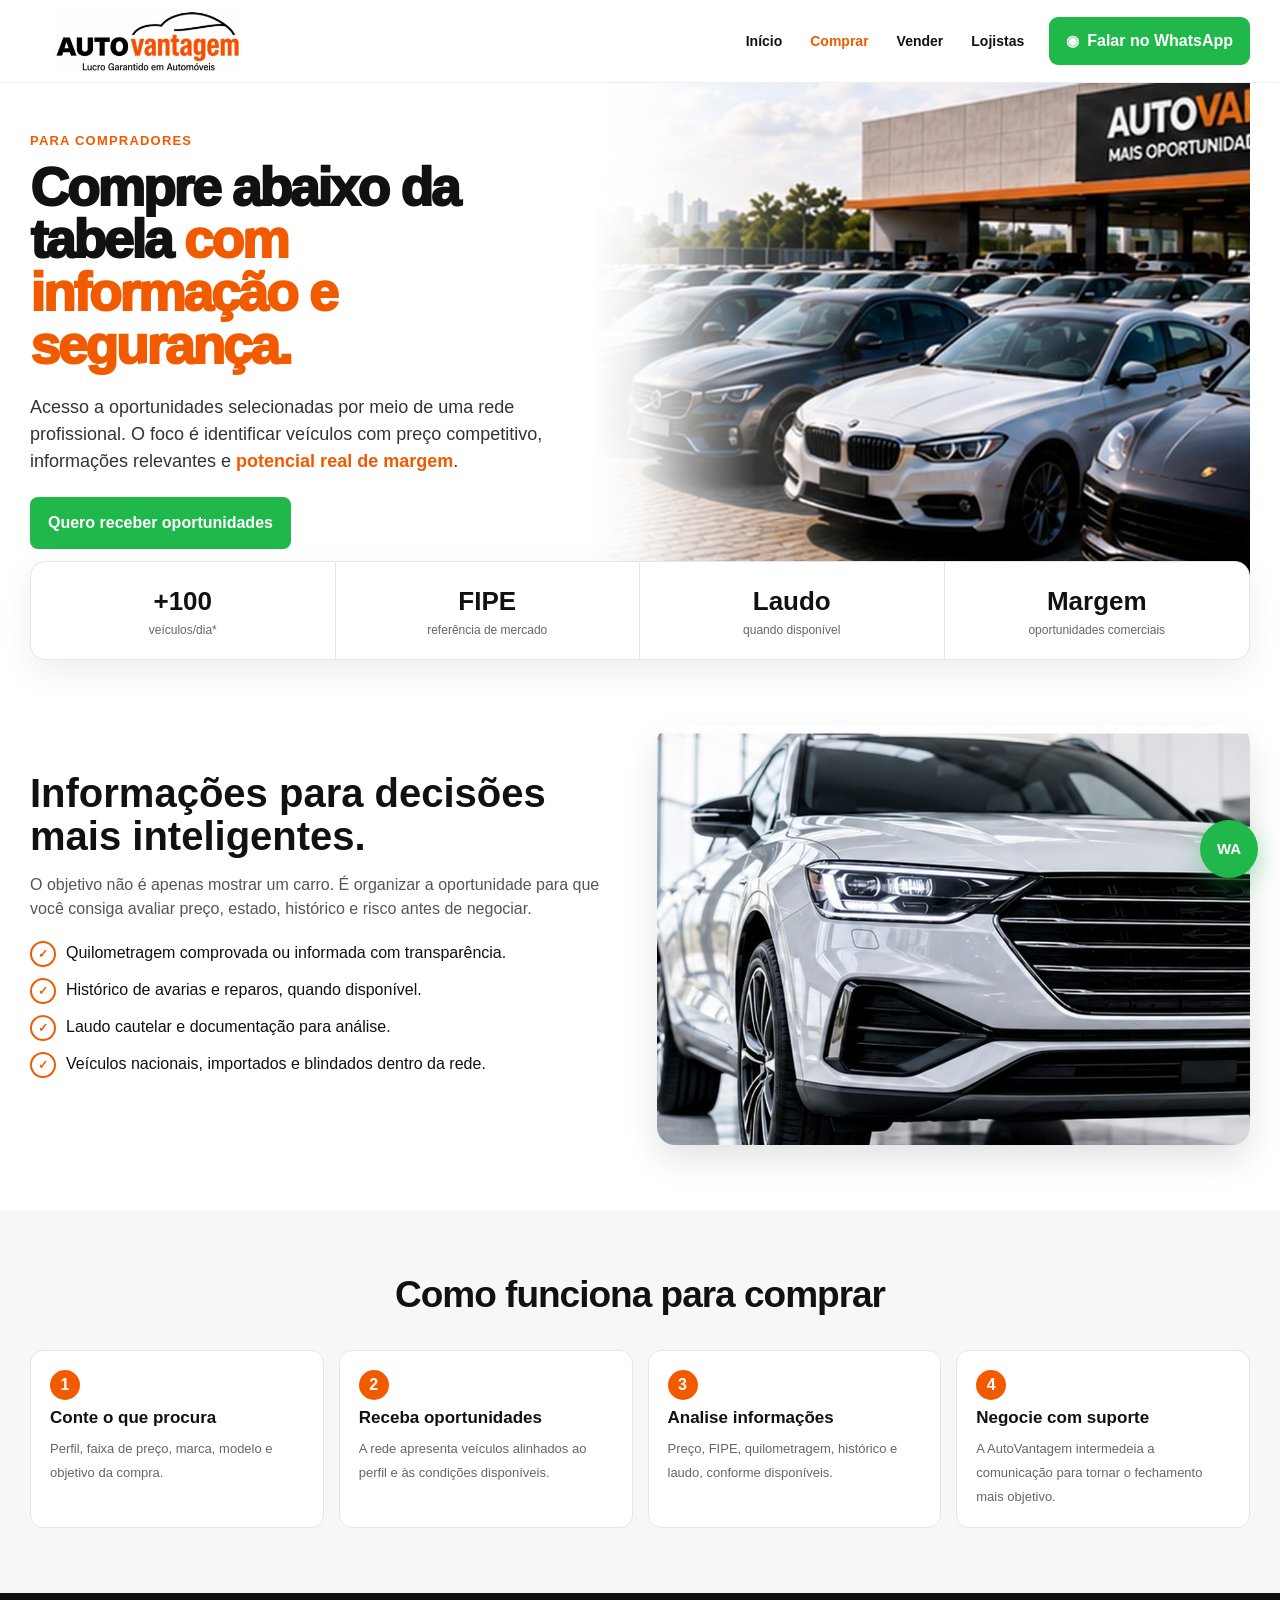
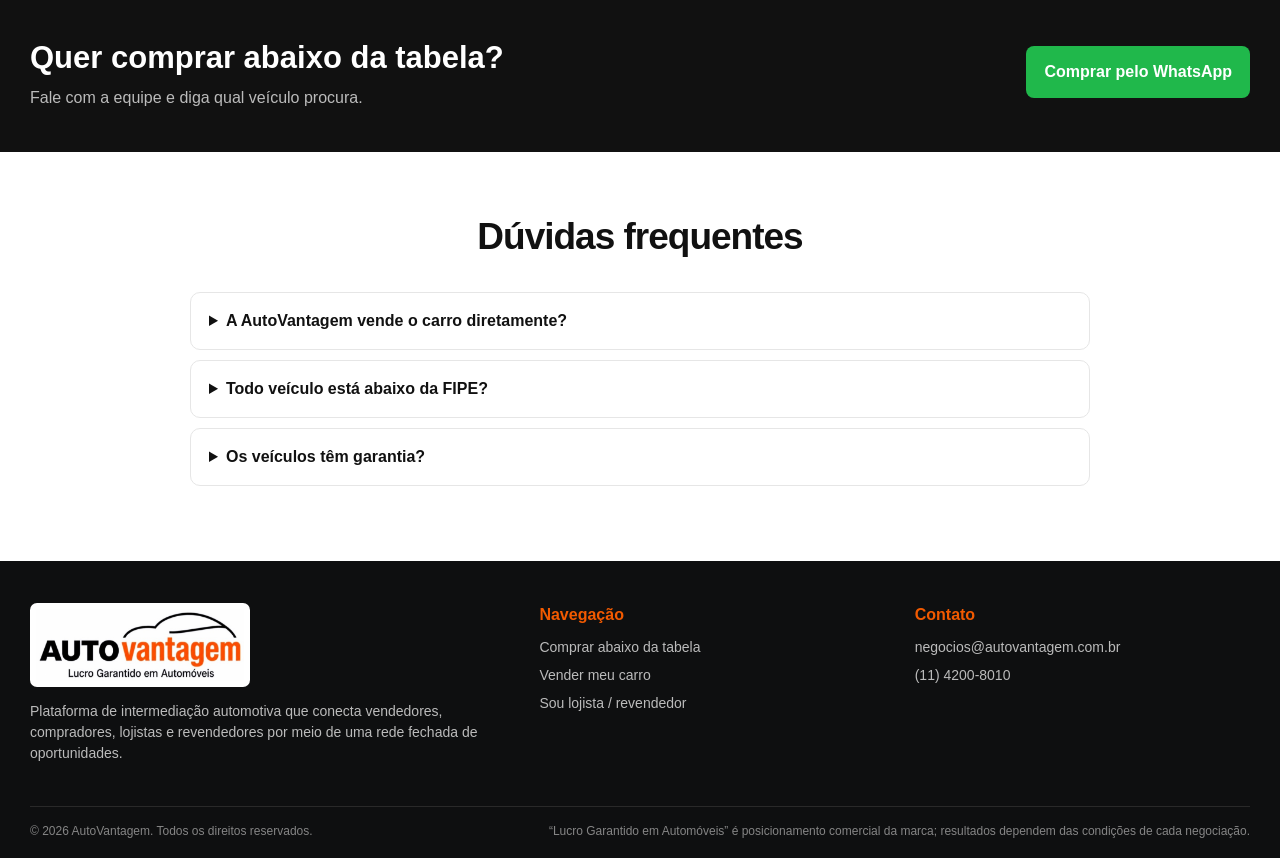
<file: comprar.html>
<!doctype html><html lang="pt-BR"><head>
<meta charset="utf-8"><meta name="viewport" content="width=device-width,initial-scale=1">
<title>Comprar carro abaixo da tabela | AutoVantagem</title><meta name="description" content="Encontre oportunidades automotivas abaixo da tabela com informações do veículo, rede profissional e intermediação AutoVantagem.">
<meta name="robots" content="index,follow,max-image-preview:large,max-snippet:-1">
<link rel="canonical" href="https://www.autovantagem.com.br/comprar.html">
<meta property="og:locale" content="pt_BR"><meta property="og:type" content="website"><meta property="og:site_name" content="AutoVantagem">
<meta property="og:title" content="Comprar carro abaixo da tabela | AutoVantagem"><meta property="og:description" content="Encontre oportunidades automotivas abaixo da tabela com informações do veículo, rede profissional e intermediação AutoVantagem.">
<meta property="og:url" content="https://www.autovantagem.com.br/comprar.html"><meta property="og:image" content="https://www.autovantagem.com.br/assets/hero-buy.jpg">
<meta name="twitter:card" content="summary_large_image"><meta name="theme-color" content="#ffffff">
<link rel="stylesheet" href="assets/site.css">
<script type="application/ld+json">{"@context":"https://schema.org","@type":"Organization","name":"AutoVantagem","url":"https://www.autovantagem.com.br/","logo":"https://www.autovantagem.com.br/assets/logo-autovantagem.jpg","email":"negocios@autovantagem.com.br","contactPoint":{"@type":"ContactPoint","telephone":"+55-11-4200-8010","contactType":"sales","availableLanguage":"pt-BR"}}</script>
</head><body><header><div class="wrap nav">
<a href="index.html"><img class="logo" src="assets/logo-autovantagem.jpg" alt="AutoVantagem - Lucro Garantido em Automóveis"></a>
<nav class="navlinks"><a class="" href="index.html">Início</a><a class="on" href="comprar.html">Comprar</a><a class="" href="vender.html">Vender</a><a class="" href="lojistas.html">Lojistas</a></nav>
<a class="wa" href="https://wa.me/551142008010?text=Ol%C3%A1%2C%20vim%20pelo%20site%20da%20AutoVantagem%20e%20quero%20falar%20com%20um%20especialista." target="_blank" rel="noopener">Falar no WhatsApp</a>
</div></header>
<main><section class="subhero"><div class="wrap hero-grid"><div class="hero-copy">
<div class="eyebrow">Para compradores</div><h1>Compre abaixo da tabela <span class="orange">com informação e segurança.</span></h1>
<p class="lead">Acesso a oportunidades selecionadas por meio de uma rede profissional. O foco é identificar veículos com preço competitivo, informações relevantes e <strong>potencial real de margem</strong>.</p>
<a class="btn wa2" href="https://wa.me/551142008010?text=Ol%C3%A1%2C%20quero%20comprar%20um%20carro%20abaixo%20da%20tabela.%20Quero%20receber%20as%20oportunidades%20dispon%C3%ADveis." target="_blank" rel="noopener">Quero receber oportunidades</a>
</div><div class="hero-img"><img src="assets/hero-buy.jpg" alt="Veículos selecionados para compra abaixo da tabela"></div></div></section>
<div class="wrap metrics"><div class="metric"><b>+100</b><span>veículos/dia*</span></div><div class="metric"><b>FIPE</b><span>referência de mercado</span></div><div class="metric"><b>Laudo</b><span>quando disponível</span></div><div class="metric"><b>Margem</b><span>oportunidades comerciais</span></div></div>

<section class="section"><div class="wrap split"><div class="copy"><h2>Informações para decisões mais inteligentes.</h2><p>O objetivo não é apenas mostrar um carro. É organizar a oportunidade para que você consiga avaliar preço, estado, histórico e risco antes de negociar.</p>
<div class="ticks"><div class="tick">Quilometragem comprovada ou informada com transparência.</div><div class="tick">Histórico de avarias e reparos, quando disponível.</div><div class="tick">Laudo cautelar e documentação para análise.</div><div class="tick">Veículos nacionais, importados e blindados dentro da rede.</div></div></div>
<div class="photo"><img src="assets/detail-patio.jpg" alt="Veículos e oportunidades AutoVantagem"></div></div></section>

<section class="section alt"><div class="wrap"><div class="title"><h2>Como funciona para comprar</h2></div><div class="steps">
<div class="step"><div class="num">1</div><b>Conte o que procura</b><span>Perfil, faixa de preço, marca, modelo e objetivo da compra.</span></div>
<div class="step"><div class="num">2</div><b>Receba oportunidades</b><span>A rede apresenta veículos alinhados ao perfil e às condições disponíveis.</span></div>
<div class="step"><div class="num">3</div><b>Analise informações</b><span>Preço, FIPE, quilometragem, histórico e laudo, conforme disponíveis.</span></div>
<div class="step"><div class="num">4</div><b>Negocie com suporte</b><span>A AutoVantagem intermedeia a comunicação para tornar o fechamento mais objetivo.</span></div>
</div></div></section>

<section class="cta-band"><div class="wrap cta-in"><div><h2>Quer comprar abaixo da tabela?</h2><p>Fale com a equipe e diga qual veículo procura.</p></div><a class="btn wa2" href="https://wa.me/551142008010?text=Ol%C3%A1%2C%20quero%20comprar%20um%20carro%20abaixo%20da%20tabela.%20Quero%20receber%20as%20oportunidades%20dispon%C3%ADveis." target="_blank">Comprar pelo WhatsApp</a></div></section>

<section class="section"><div class="wrap faq"><div class="title"><h2>Dúvidas frequentes</h2></div>
<details><summary>A AutoVantagem vende o carro diretamente?</summary><p>A AutoVantagem atua como plataforma de intermediação, aproximando as partes e apoiando o processo comercial.</p></details>
<details><summary>Todo veículo está abaixo da FIPE?</summary><p>Não. A rede busca oportunidades com preço competitivo e potencial de margem, mas cada veículo possui condição e negociação próprias.</p></details>
<details><summary>Os veículos têm garantia?</summary><p>A condição de garantia depende do veículo e da parte vendedora. A AutoVantagem apresenta as informações disponíveis para apoiar a decisão.</p></details>
</div></section></main><footer><div class="wrap"><div class="foot">
<div><img class="foot-logo" src="assets/logo-autovantagem.jpg" alt="AutoVantagem"><p>Plataforma de intermediação automotiva que conecta vendedores, compradores, lojistas e revendedores por meio de uma rede fechada de oportunidades.</p></div>
<div><h4>Navegação</h4><div class="links"><a href="comprar.html">Comprar abaixo da tabela</a><a href="vender.html">Vender meu carro</a><a href="lojistas.html">Sou lojista / revendedor</a></div></div>
<div><h4>Contato</h4><div class="links"><a href="mailto:negocios@autovantagem.com.br">negocios@autovantagem.com.br</a><a href="https://wa.me/551142008010" target="_blank" rel="noopener">(11) 4200-8010</a></div></div>
</div><div class="copyline"><span>© 2026 AutoVantagem. Todos os direitos reservados.</span><span>“Lucro Garantido em Automóveis” é posicionamento comercial da marca; resultados dependem das condições de cada negociação.</span></div></div></footer>
<a class="wa-float" href="https://wa.me/551142008010?text=Ol%C3%A1%2C%20vim%20pelo%20site%20da%20AutoVantagem." target="_blank" rel="noopener" aria-label="Falar no WhatsApp"><strong style="font-size:15px">WA</strong></a></body></html>
</file>
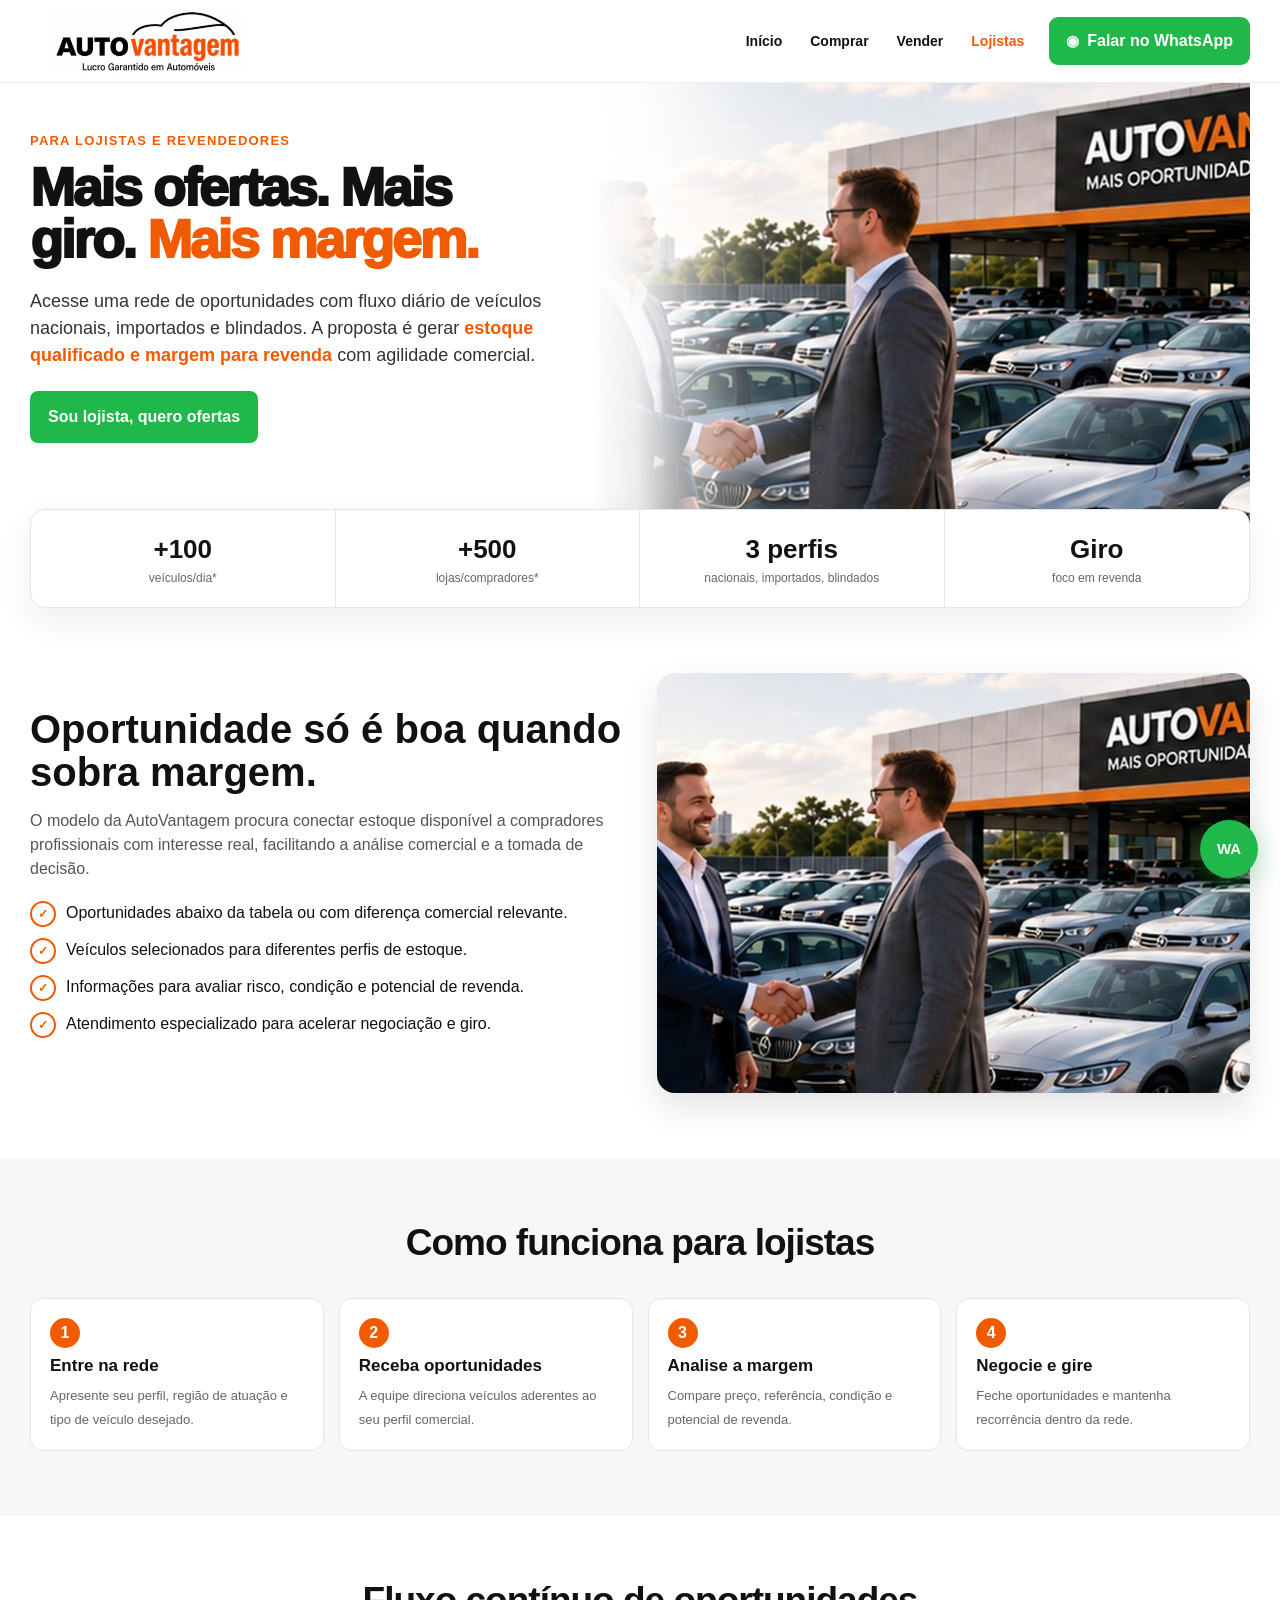
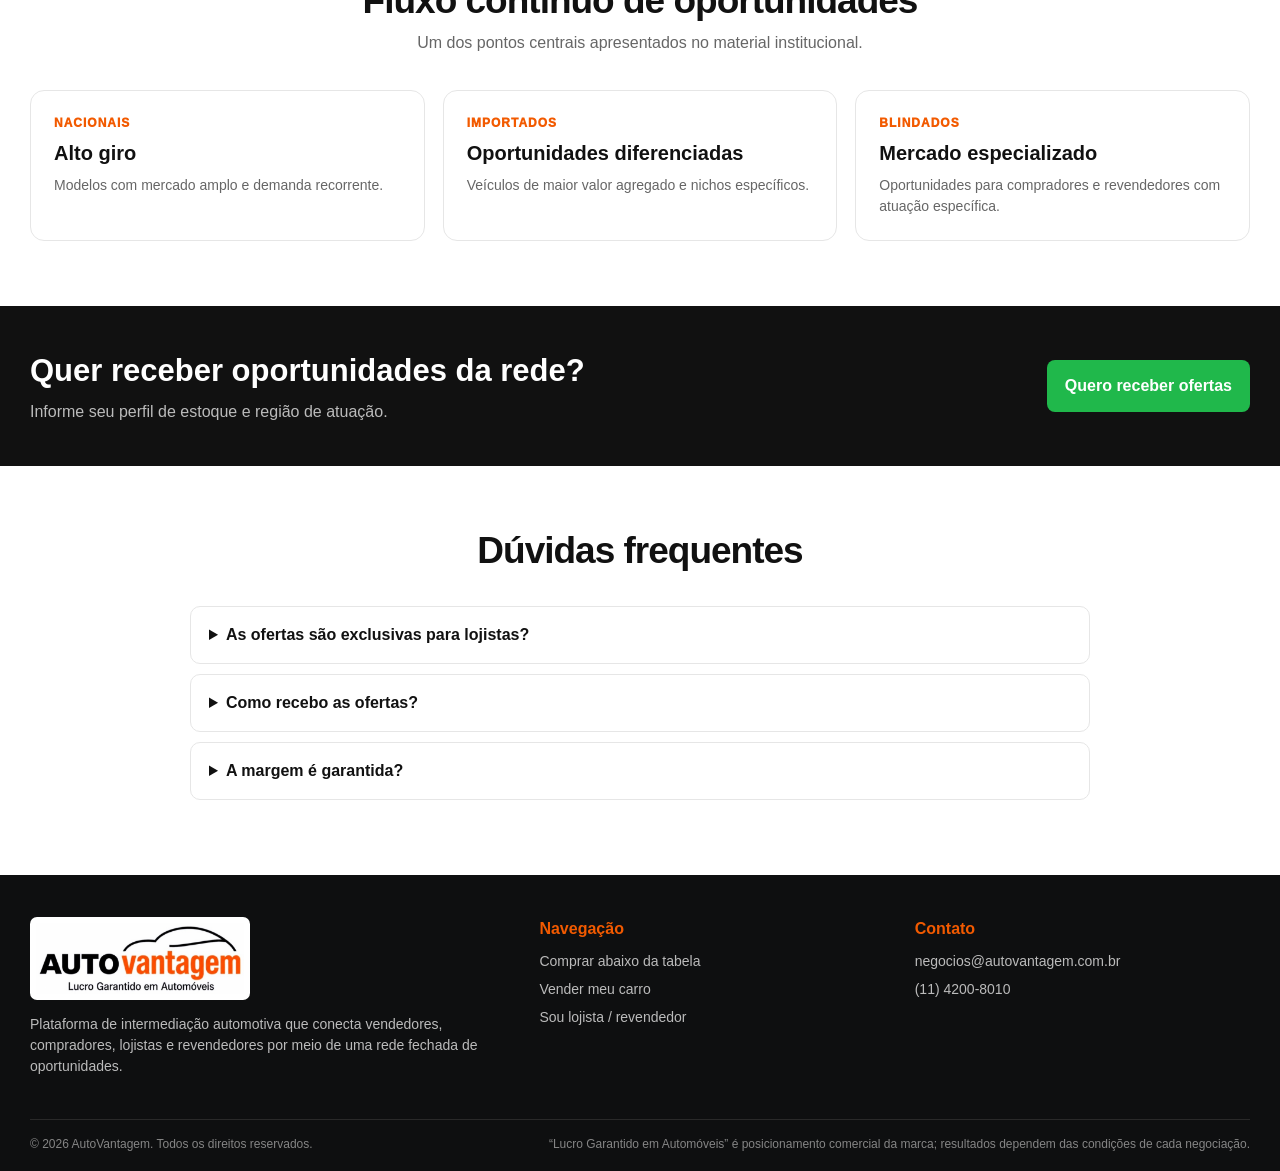
<file: lojistas.html>
<!doctype html><html lang="pt-BR"><head>
<meta charset="utf-8"><meta name="viewport" content="width=device-width,initial-scale=1">
<title>Ofertas para lojistas e revendedores | AutoVantagem</title><meta name="description" content="Rede de oportunidades automotivas para lojistas e revendedores: veículos nacionais, importados e blindados, giro e margem para revenda.">
<meta name="robots" content="index,follow,max-image-preview:large,max-snippet:-1">
<link rel="canonical" href="https://www.autovantagem.com.br/lojistas.html">
<meta property="og:locale" content="pt_BR"><meta property="og:type" content="website"><meta property="og:site_name" content="AutoVantagem">
<meta property="og:title" content="Ofertas para lojistas e revendedores | AutoVantagem"><meta property="og:description" content="Rede de oportunidades automotivas para lojistas e revendedores: veículos nacionais, importados e blindados, giro e margem para revenda.">
<meta property="og:url" content="https://www.autovantagem.com.br/lojistas.html"><meta property="og:image" content="https://www.autovantagem.com.br/assets/hero-dealer.jpg">
<meta name="twitter:card" content="summary_large_image"><meta name="theme-color" content="#ffffff">
<link rel="stylesheet" href="assets/site.css">
<script type="application/ld+json">{"@context":"https://schema.org","@type":"Organization","name":"AutoVantagem","url":"https://www.autovantagem.com.br/","logo":"https://www.autovantagem.com.br/assets/logo-autovantagem.jpg","email":"negocios@autovantagem.com.br","contactPoint":{"@type":"ContactPoint","telephone":"+55-11-4200-8010","contactType":"sales","availableLanguage":"pt-BR"}}</script>
</head><body><header><div class="wrap nav">
<a href="index.html"><img class="logo" src="assets/logo-autovantagem.jpg" alt="AutoVantagem - Lucro Garantido em Automóveis"></a>
<nav class="navlinks"><a class="" href="index.html">Início</a><a class="" href="comprar.html">Comprar</a><a class="" href="vender.html">Vender</a><a class="on" href="lojistas.html">Lojistas</a></nav>
<a class="wa" href="https://wa.me/551142008010?text=Ol%C3%A1%2C%20vim%20pelo%20site%20da%20AutoVantagem%20e%20quero%20falar%20com%20um%20especialista." target="_blank" rel="noopener">Falar no WhatsApp</a>
</div></header>
<main><section class="subhero"><div class="wrap hero-grid"><div class="hero-copy">
<div class="eyebrow">Para lojistas e revendedores</div><h1>Mais ofertas. Mais giro. <span class="orange">Mais margem.</span></h1>
<p class="lead">Acesse uma rede de oportunidades com fluxo diário de veículos nacionais, importados e blindados. A proposta é gerar <strong>estoque qualificado e margem para revenda</strong> com agilidade comercial.</p>
<a class="btn wa2" href="https://wa.me/551142008010?text=Ol%C3%A1%2C%20sou%20lojista%20%2F%20revendedor%20e%20quero%20ter%20acesso%20%C3%A0s%20ofertas%20da%20AutoVantagem." target="_blank" rel="noopener">Sou lojista, quero ofertas</a>
</div><div class="hero-img"><img src="assets/hero-dealer.jpg" alt="Lojistas e revendedores em pátio de veículos"></div></div></section>

<div class="wrap metrics"><div class="metric"><b>+100</b><span>veículos/dia*</span></div><div class="metric"><b>+500</b><span>lojas/compradores*</span></div><div class="metric"><b>3 perfis</b><span>nacionais, importados, blindados</span></div><div class="metric"><b>Giro</b><span>foco em revenda</span></div></div>

<section class="section"><div class="wrap split"><div class="copy"><h2>Oportunidade só é boa quando sobra margem.</h2><p>O modelo da AutoVantagem procura conectar estoque disponível a compradores profissionais com interesse real, facilitando a análise comercial e a tomada de decisão.</p>
<div class="ticks"><div class="tick">Oportunidades abaixo da tabela ou com diferença comercial relevante.</div><div class="tick">Veículos selecionados para diferentes perfis de estoque.</div><div class="tick">Informações para avaliar risco, condição e potencial de revenda.</div><div class="tick">Atendimento especializado para acelerar negociação e giro.</div></div></div>
<div class="photo"><img src="assets/detail-dealer.jpg" alt="Negociação entre lojistas e revendedores"></div></div></section>

<section class="section alt"><div class="wrap"><div class="title"><h2>Como funciona para lojistas</h2></div><div class="steps">
<div class="step"><div class="num">1</div><b>Entre na rede</b><span>Apresente seu perfil, região de atuação e tipo de veículo desejado.</span></div>
<div class="step"><div class="num">2</div><b>Receba oportunidades</b><span>A equipe direciona veículos aderentes ao seu perfil comercial.</span></div>
<div class="step"><div class="num">3</div><b>Analise a margem</b><span>Compare preço, referência, condição e potencial de revenda.</span></div>
<div class="step"><div class="num">4</div><b>Negocie e gire</b><span>Feche oportunidades e mantenha recorrência dentro da rede.</span></div>
</div></div></section>

<section class="section"><div class="wrap"><div class="title"><h2>Fluxo contínuo de oportunidades</h2><p>Um dos pontos centrais apresentados no material institucional.</p></div>
<div class="feature-grid">
<div class="feature"><div class="n">NACIONAIS</div><h3>Alto giro</h3><p>Modelos com mercado amplo e demanda recorrente.</p></div>
<div class="feature"><div class="n">IMPORTADOS</div><h3>Oportunidades diferenciadas</h3><p>Veículos de maior valor agregado e nichos específicos.</p></div>
<div class="feature"><div class="n">BLINDADOS</div><h3>Mercado especializado</h3><p>Oportunidades para compradores e revendedores com atuação específica.</p></div>
</div></div></section>

<section class="cta-band"><div class="wrap cta-in"><div><h2>Quer receber oportunidades da rede?</h2><p>Informe seu perfil de estoque e região de atuação.</p></div><a class="btn wa2" href="https://wa.me/551142008010?text=Ol%C3%A1%2C%20sou%20lojista%20%2F%20revendedor%20e%20quero%20ter%20acesso%20%C3%A0s%20ofertas%20da%20AutoVantagem." target="_blank">Quero receber ofertas</a></div></section>

<section class="section"><div class="wrap faq"><div class="title"><h2>Dúvidas frequentes</h2></div>
<details><summary>As ofertas são exclusivas para lojistas?</summary><p>Algumas oportunidades podem ser direcionadas conforme o perfil do comprador. O atendimento identifica a aderência antes do envio.</p></details>
<details><summary>Como recebo as ofertas?</summary><p>O contato comercial e o direcionamento inicial são feitos pelo WhatsApp.</p></details>
<details><summary>A margem é garantida?</summary><p>Não. “Lucro Garantido em Automóveis” é o posicionamento comercial da marca. Margem e resultado dependem de preço, condição do veículo, custos e revenda efetiva.</p></details>
</div></section></main><footer><div class="wrap"><div class="foot">
<div><img class="foot-logo" src="assets/logo-autovantagem.jpg" alt="AutoVantagem"><p>Plataforma de intermediação automotiva que conecta vendedores, compradores, lojistas e revendedores por meio de uma rede fechada de oportunidades.</p></div>
<div><h4>Navegação</h4><div class="links"><a href="comprar.html">Comprar abaixo da tabela</a><a href="vender.html">Vender meu carro</a><a href="lojistas.html">Sou lojista / revendedor</a></div></div>
<div><h4>Contato</h4><div class="links"><a href="mailto:negocios@autovantagem.com.br">negocios@autovantagem.com.br</a><a href="https://wa.me/551142008010" target="_blank" rel="noopener">(11) 4200-8010</a></div></div>
</div><div class="copyline"><span>© 2026 AutoVantagem. Todos os direitos reservados.</span><span>“Lucro Garantido em Automóveis” é posicionamento comercial da marca; resultados dependem das condições de cada negociação.</span></div></div></footer>
<a class="wa-float" href="https://wa.me/551142008010?text=Ol%C3%A1%2C%20vim%20pelo%20site%20da%20AutoVantagem." target="_blank" rel="noopener" aria-label="Falar no WhatsApp"><strong style="font-size:15px">WA</strong></a></body></html>
</file>
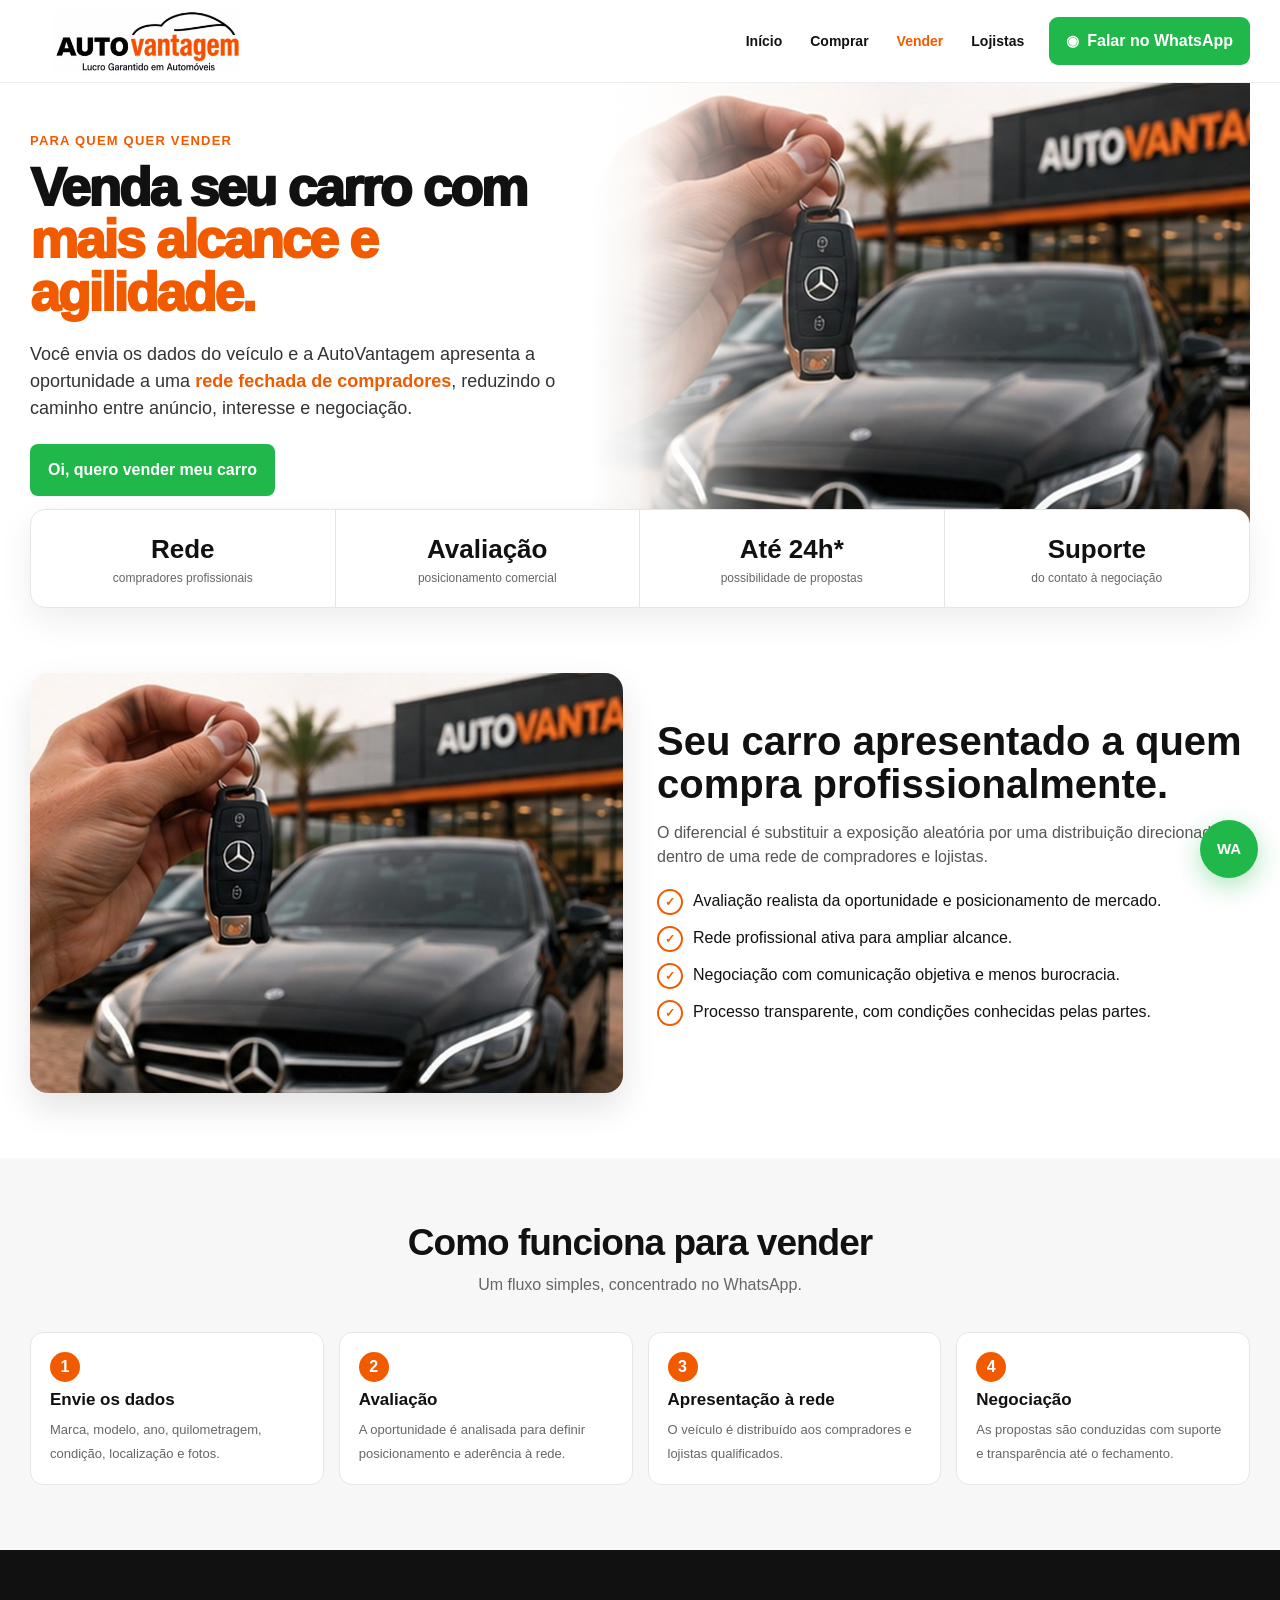
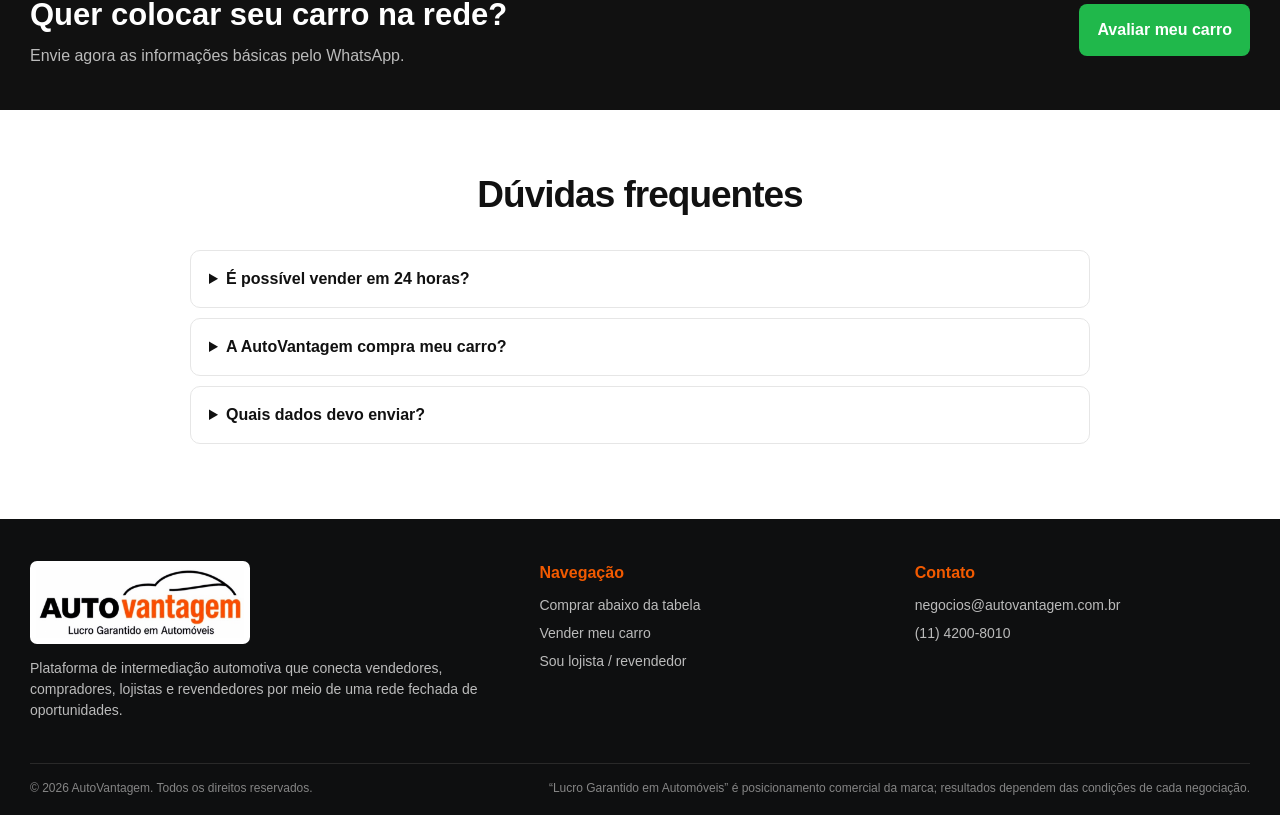
<file: vender.html>
<!doctype html><html lang="pt-BR"><head>
<meta charset="utf-8"><meta name="viewport" content="width=device-width,initial-scale=1">
<title>Venda seu carro rápido | AutoVantagem</title><meta name="description" content="Venda seu carro com intermediação, avaliação e acesso à rede fechada de compradores AutoVantagem.">
<meta name="robots" content="index,follow,max-image-preview:large,max-snippet:-1">
<link rel="canonical" href="https://www.autovantagem.com.br/vender.html">
<meta property="og:locale" content="pt_BR"><meta property="og:type" content="website"><meta property="og:site_name" content="AutoVantagem">
<meta property="og:title" content="Venda seu carro rápido | AutoVantagem"><meta property="og:description" content="Venda seu carro com intermediação, avaliação e acesso à rede fechada de compradores AutoVantagem.">
<meta property="og:url" content="https://www.autovantagem.com.br/vender.html"><meta property="og:image" content="https://www.autovantagem.com.br/assets/hero-sell.jpg">
<meta name="twitter:card" content="summary_large_image"><meta name="theme-color" content="#ffffff">
<link rel="stylesheet" href="assets/site.css">
<script type="application/ld+json">{"@context":"https://schema.org","@type":"Organization","name":"AutoVantagem","url":"https://www.autovantagem.com.br/","logo":"https://www.autovantagem.com.br/assets/logo-autovantagem.jpg","email":"negocios@autovantagem.com.br","contactPoint":{"@type":"ContactPoint","telephone":"+55-11-4200-8010","contactType":"sales","availableLanguage":"pt-BR"}}</script>
</head><body><header><div class="wrap nav">
<a href="index.html"><img class="logo" src="assets/logo-autovantagem.jpg" alt="AutoVantagem - Lucro Garantido em Automóveis"></a>
<nav class="navlinks"><a class="" href="index.html">Início</a><a class="" href="comprar.html">Comprar</a><a class="on" href="vender.html">Vender</a><a class="" href="lojistas.html">Lojistas</a></nav>
<a class="wa" href="https://wa.me/551142008010?text=Ol%C3%A1%2C%20vim%20pelo%20site%20da%20AutoVantagem%20e%20quero%20falar%20com%20um%20especialista." target="_blank" rel="noopener">Falar no WhatsApp</a>
</div></header>
<main><section class="subhero"><div class="wrap hero-grid"><div class="hero-copy">
<div class="eyebrow">Para quem quer vender</div><h1>Venda seu carro com <span class="orange">mais alcance e agilidade.</span></h1>
<p class="lead">Você envia os dados do veículo e a AutoVantagem apresenta a oportunidade a uma <strong>rede fechada de compradores</strong>, reduzindo o caminho entre anúncio, interesse e negociação.</p>
<a class="btn wa2" href="https://wa.me/551142008010?text=Oi%2C%20quero%20vender%20meu%20carro.%20Quero%20enviar%20os%20dados%20para%20avalia%C3%A7%C3%A3o%20e%20apresenta%C3%A7%C3%A3o%20%C3%A0%20rede%20de%20compradores." target="_blank" rel="noopener">Oi, quero vender meu carro</a>
</div><div class="hero-img"><img src="assets/hero-sell.jpg" alt="Venda de veículo para rede de compradores AutoVantagem"></div></div></section>

<div class="wrap metrics"><div class="metric"><b>Rede</b><span>compradores profissionais</span></div><div class="metric"><b>Avaliação</b><span>posicionamento comercial</span></div><div class="metric"><b>Até 24h*</b><span>possibilidade de propostas</span></div><div class="metric"><b>Suporte</b><span>do contato à negociação</span></div></div>

<section class="section"><div class="wrap split"><div class="photo"><img src="assets/detail-sell.jpg" alt="Chave de automóvel para venda"></div><div class="copy"><h2>Seu carro apresentado a quem compra profissionalmente.</h2><p>O diferencial é substituir a exposição aleatória por uma distribuição direcionada dentro de uma rede de compradores e lojistas.</p>
<div class="ticks"><div class="tick">Avaliação realista da oportunidade e posicionamento de mercado.</div><div class="tick">Rede profissional ativa para ampliar alcance.</div><div class="tick">Negociação com comunicação objetiva e menos burocracia.</div><div class="tick">Processo transparente, com condições conhecidas pelas partes.</div></div></div></div></section>

<section class="section alt"><div class="wrap"><div class="title"><h2>Como funciona para vender</h2><p>Um fluxo simples, concentrado no WhatsApp.</p></div><div class="steps">
<div class="step"><div class="num">1</div><b>Envie os dados</b><span>Marca, modelo, ano, quilometragem, condição, localização e fotos.</span></div>
<div class="step"><div class="num">2</div><b>Avaliação</b><span>A oportunidade é analisada para definir posicionamento e aderência à rede.</span></div>
<div class="step"><div class="num">3</div><b>Apresentação à rede</b><span>O veículo é distribuído aos compradores e lojistas qualificados.</span></div>
<div class="step"><div class="num">4</div><b>Negociação</b><span>As propostas são conduzidas com suporte e transparência até o fechamento.</span></div>
</div></div></section>

<section class="cta-band"><div class="wrap cta-in"><div><h2>Quer colocar seu carro na rede?</h2><p>Envie agora as informações básicas pelo WhatsApp.</p></div><a class="btn wa2" href="https://wa.me/551142008010?text=Oi%2C%20quero%20vender%20meu%20carro.%20Quero%20enviar%20os%20dados%20para%20avalia%C3%A7%C3%A3o%20e%20apresenta%C3%A7%C3%A3o%20%C3%A0%20rede%20de%20compradores." target="_blank">Avaliar meu carro</a></div></section>

<section class="section"><div class="wrap faq"><div class="title"><h2>Dúvidas frequentes</h2></div>
<details><summary>É possível vender em 24 horas?</summary><p>Pode ocorrer quando há aderência do veículo, preço e demanda da rede, mas o prazo não é garantido e depende da avaliação e da negociação.</p></details>
<details><summary>A AutoVantagem compra meu carro?</summary><p>A AutoVantagem atua na intermediação e conecta a oportunidade à rede de compradores.</p></details>
<details><summary>Quais dados devo enviar?</summary><p>Marca, modelo, ano, versão, quilometragem, localização, fotos, condição geral e eventuais informações de histórico.</p></details>
</div></section></main><footer><div class="wrap"><div class="foot">
<div><img class="foot-logo" src="assets/logo-autovantagem.jpg" alt="AutoVantagem"><p>Plataforma de intermediação automotiva que conecta vendedores, compradores, lojistas e revendedores por meio de uma rede fechada de oportunidades.</p></div>
<div><h4>Navegação</h4><div class="links"><a href="comprar.html">Comprar abaixo da tabela</a><a href="vender.html">Vender meu carro</a><a href="lojistas.html">Sou lojista / revendedor</a></div></div>
<div><h4>Contato</h4><div class="links"><a href="mailto:negocios@autovantagem.com.br">negocios@autovantagem.com.br</a><a href="https://wa.me/551142008010" target="_blank" rel="noopener">(11) 4200-8010</a></div></div>
</div><div class="copyline"><span>© 2026 AutoVantagem. Todos os direitos reservados.</span><span>“Lucro Garantido em Automóveis” é posicionamento comercial da marca; resultados dependem das condições de cada negociação.</span></div></div></footer>
<a class="wa-float" href="https://wa.me/551142008010?text=Ol%C3%A1%2C%20vim%20pelo%20site%20da%20AutoVantagem." target="_blank" rel="noopener" aria-label="Falar no WhatsApp"><strong style="font-size:15px">WA</strong></a></body></html>
</file>
<file: assets/site.css>
:root{--o:#f25a00;--o2:#ff720d;--k:#111;--g:#616161;--l:#f7f7f7;--b:#e6e6e6;--wa:#20b84b}
*{box-sizing:border-box}html{scroll-behavior:smooth}body{margin:0;font-family:Inter,Arial,Helvetica,sans-serif;color:var(--k);background:#fff;line-height:1.5}a{text-decoration:none;color:inherit}img{display:block;max-width:100%}
.wrap{width:min(1220px,calc(100% - 38px));margin:auto}
header{position:sticky;top:0;z-index:50;background:rgba(255,255,255,.97);border-bottom:1px solid #eee;backdrop-filter:blur(10px)}
.nav{height:82px;display:flex;align-items:center;gap:25px}.logo{width:235px;max-height:65px;object-fit:contain}.navlinks{margin-left:auto;display:flex;gap:28px;font-weight:750;font-size:14px}.navlinks a:hover,.navlinks .on{color:var(--o)}
.wa{background:var(--wa);color:white;border-radius:9px;padding:12px 17px;font-weight:850;display:inline-flex;align-items:center;gap:8px}.wa:before{content:"◉";font-size:15px}
.hero{overflow:hidden}.hero-grid{display:grid;grid-template-columns:46% 54%;min-height:510px}.hero-copy{padding:52px 35px 46px 0}.eyebrow{color:var(--o);font-weight:900;font-size:13px;letter-spacing:1.2px;text-transform:uppercase;margin-bottom:10px}
h1{font-size:61px;line-height:.98;letter-spacing:-2.5px;margin:0 0 22px;font-weight:950}.orange{color:var(--o)}.lead{font-size:18px;color:#333;margin:0 0 22px}.lead strong{color:var(--o)}
.hero-img{position:relative;min-height:440px}.hero-img:before{content:"";position:absolute;inset:0;z-index:2;background:linear-gradient(90deg,#fff 0%,rgba(255,255,255,.92) 7%,rgba(255,255,255,.22) 25%,transparent 43%)}.hero-img img{width:100%;height:100%;object-fit:cover}
.metrics{display:grid;grid-template-columns:repeat(4,1fr);border:1px solid var(--b);border-radius:15px;background:#fff;box-shadow:0 12px 34px rgba(0,0,0,.07);margin-top:-34px;position:relative;z-index:4}.metric{padding:20px;text-align:center;border-right:1px solid #e5e5e5}.metric:last-child{border-right:0}.metric b{font-size:26px}.metric span{display:block;font-size:12px;color:#666}
.section{padding:65px 0}.section.alt{background:var(--l)}.title{text-align:center;max-width:820px;margin:0 auto 35px}.title h2{font-size:37px;line-height:1.08;margin:0 0 10px;letter-spacing:-1px}.title p{color:#666;margin:0}
.cards3{display:grid;grid-template-columns:repeat(3,1fr);gap:20px}.card{background:#fff;border:1px solid var(--b);border-radius:16px;box-shadow:0 10px 28px rgba(0,0,0,.06);overflow:hidden}.card-img{height:170px;overflow:hidden}.card-img img{width:100%;height:100%;object-fit:cover}.card-body{padding:25px}.card h3{font-size:24px;line-height:1.1;margin:0 0 10px}.card p{color:#5c5c5c;font-size:15px}.more{display:inline-flex;margin-top:10px;color:var(--o);font-weight:900}.more:after{content:" →"}
.btn{display:inline-flex;justify-content:center;align-items:center;border-radius:8px;padding:14px 18px;font-weight:900}.btn.orange{background:var(--o);color:#fff}.btn.gray{background:#292929;color:#fff}.btn.light{background:#eee;color:#111}.btn.wa2{background:var(--wa);color:#fff}
.feature-grid{display:grid;grid-template-columns:repeat(3,1fr);gap:18px}.feature{background:#fff;border:1px solid var(--b);border-radius:14px;padding:23px}.feature .n{color:var(--o);font-size:12px;font-weight:950;letter-spacing:1px}.feature h3{margin:6px 0 7px;font-size:20px}.feature p{margin:0;color:#666;font-size:14px}
.split{display:grid;grid-template-columns:1fr 1fr;gap:34px;align-items:center}.photo{border-radius:18px;overflow:hidden;box-shadow:0 15px 34px rgba(0,0,0,.11)}.photo img{width:100%;height:420px;object-fit:cover}.copy h2{font-size:40px;line-height:1.06;margin:0 0 16px}.copy p{color:#555}.ticks{display:grid;gap:11px;margin:20px 0}.tick{display:flex;gap:10px}.tick:before{content:"✓";color:var(--o);font-weight:950;border:2px solid var(--o);width:22px;height:22px;border-radius:50%;display:grid;place-items:center;font-size:12px;flex:0 0 auto}
.cta-band{background:#111;color:#fff;padding:42px 0}.cta-in{display:flex;align-items:center;justify-content:space-between;gap:30px}.cta-in h2{margin:0;font-size:31px}.cta-in p{margin:5px 0 0;color:#bbb}
footer{background:#0e0f10;color:#fff;padding:42px 0 18px}.foot{display:grid;grid-template-columns:1.4fr 1fr 1fr;gap:40px}.foot-logo{width:220px;background:#fff;border-radius:7px;padding:6px}.foot p,.foot a{color:#bbb;font-size:14px}.foot h4{color:var(--o);margin:0 0 10px}.links{display:grid;gap:7px}.copyline{border-top:1px solid #292929;margin-top:28px;padding-top:15px;color:#858585;font-size:12px;display:flex;justify-content:space-between;gap:20px}
.wa-float{position:fixed;right:22px;bottom:22px;width:58px;height:58px;background:var(--wa);border-radius:50%;color:#fff;display:grid;place-items:center;font-size:27px;z-index:70;box-shadow:0 8px 26px rgba(32,184,75,.36)}
.subhero .hero-grid{min-height:460px}.subhero h1{font-size:54px}.subhero .hero-copy{padding-top:48px}.subhero .hero-img{min-height:400px}
.steps{display:grid;grid-template-columns:repeat(4,1fr);gap:15px}.step{border:1px solid var(--b);border-radius:13px;padding:19px;background:#fff}.step b{display:block;font-size:17px;margin:5px 0}.step .num{width:30px;height:30px;border-radius:50%;background:var(--o);color:#fff;display:grid;place-items:center;font-weight:900}.step span{color:#666;font-size:13px}
.faq{max-width:900px;margin:auto}.faq details{border:1px solid var(--b);border-radius:10px;margin:10px 0;padding:16px 18px;background:#fff}.faq summary{font-weight:800;cursor:pointer}.faq p{color:#666;margin-bottom:0}
@media(max-width:980px){.navlinks{display:none}.hero-grid,.split{grid-template-columns:1fr}.hero-copy{padding:40px 0 26px}.hero-img{height:330px;min-height:330px}.metrics{margin-top:18px;grid-template-columns:repeat(2,1fr)}.metric:nth-child(2){border-right:0}.cards3,.feature-grid{grid-template-columns:1fr}.steps{grid-template-columns:repeat(2,1fr)}.foot{grid-template-columns:1fr}.cta-in{display:block}.cta-in .btn{margin-top:20px}}
@media(max-width:620px){.wrap{width:min(100% - 26px,1220px)}.nav{height:74px}.logo{width:190px}.wa{padding:10px 12px;font-size:0}.wa:before{font-size:18px}h1,.subhero h1{font-size:42px}.lead{font-size:16px}.hero-img{height:260px;min-height:260px}.metrics{grid-template-columns:1fr 1fr}.metric{padding:15px}.section{padding:48px 0}.title h2,.copy h2{font-size:31px}.steps{grid-template-columns:1fr}.copyline{flex-direction:column}.photo img{height:300px}}

/* QA refinements */
.card a.more{min-height:44px;align-items:center}
.btn,.wa{min-height:46px}
.hero-img img{object-position:center center}
@media(max-width:980px){
  .hero-img:before{background:linear-gradient(180deg,rgba(255,255,255,.20),transparent 30%)}
  .subhero .hero-img{min-height:315px}
  .subhero .hero-img img{object-position:center center}
  .cards3{gap:16px}
}
@media(max-width:620px){
  body{overflow-x:hidden}
  .hero-copy{padding-top:32px}
  .hero-img,.subhero .hero-img{height:245px;min-height:245px}
  .hero-img img,.subhero .hero-img img{object-position:center center}
  .metrics{margin-top:14px}
  .metric b{font-size:21px}
  .card-img{height:190px}
  .card-body{padding:21px}
  .card h3{font-size:22px}
  .cta-in .btn,.btn.wa2{width:100%;text-align:center}
  .wa-float{right:16px;bottom:16px;width:54px;height:54px}
}


/* Institutional video */
.video-section{background:#fff;padding-top:64px;padding-bottom:68px}
.video-shell{
  width:min(980px,100%);
  margin:0 auto;
  border-radius:18px;
  overflow:hidden;
  background:#111;
  box-shadow:0 18px 45px rgba(0,0,0,.14);
  border:1px solid #e6e6e6;
}
.video-shell video{
  width:100%;
  height:auto;
  aspect-ratio:16/9;
  display:block;
  background:#111;
  object-fit:contain;
}
@media(max-width:620px){
  .video-section{padding-top:46px;padding-bottom:50px}
  .video-shell{border-radius:12px}
}
</file>
